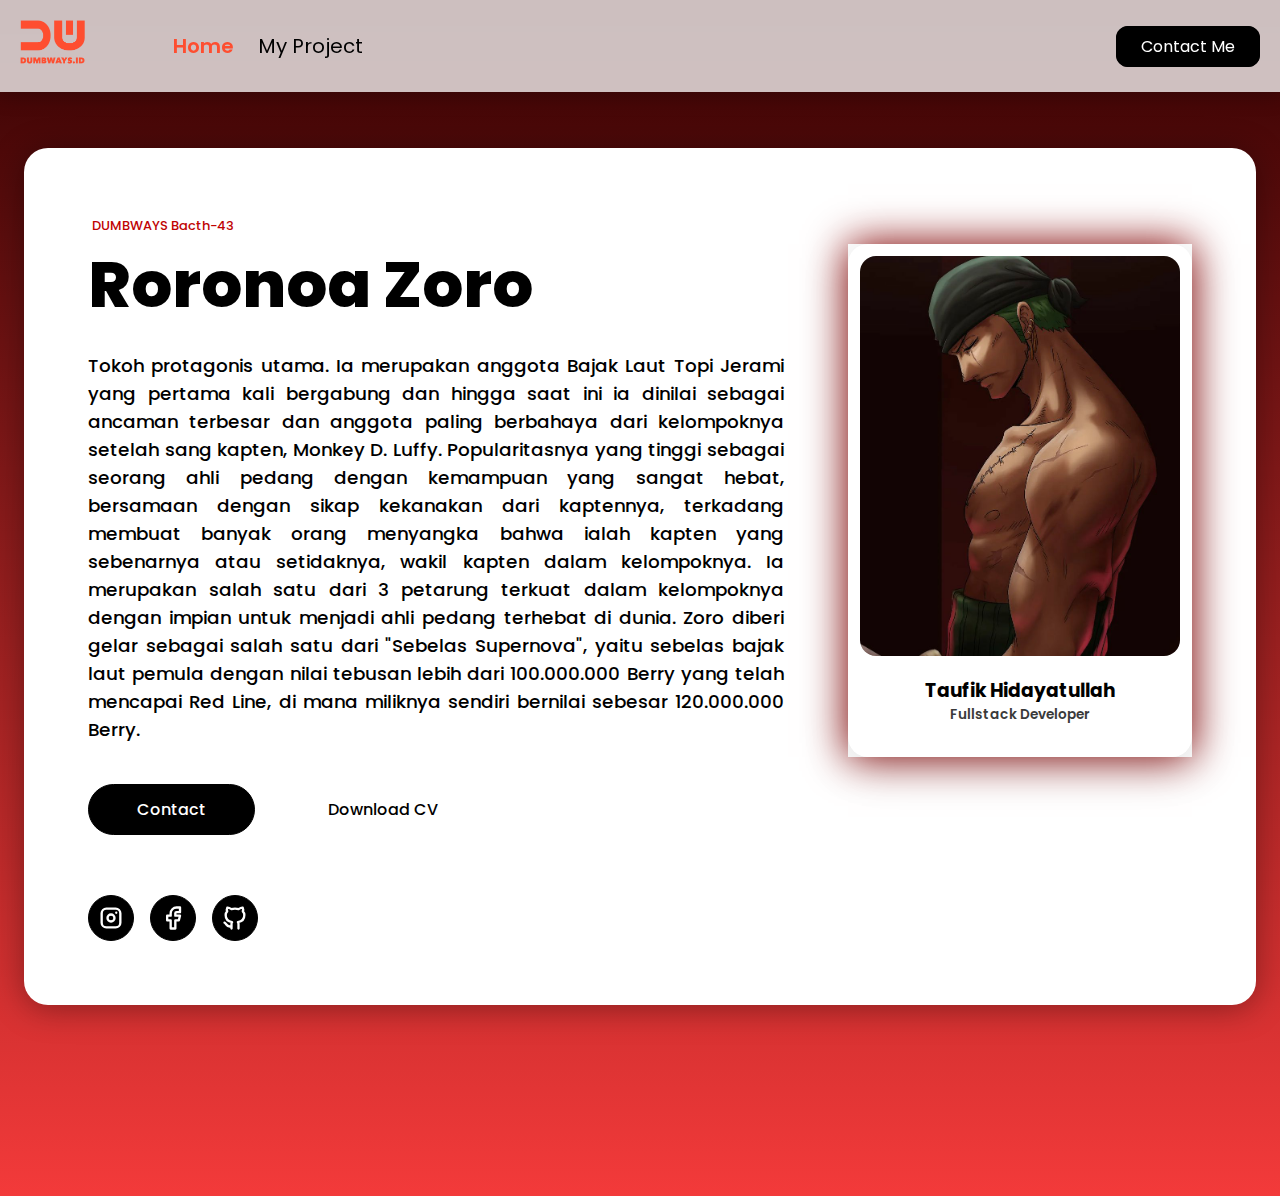
<file: index.html>
<!DOCTYPE html>
<html lang="en">

<head>
  <meta charset="UTF-8">
  <meta http-equiv="X-UA-Compatible" content="IE=edge">
  <meta name="viewport" content="width=device-width, initial-scale=1.0">
  <title>Day-2</title>
  <link rel="stylesheet" href="css/app.css">
</head>

<body>
  <header class="header">
    <div class="header-wrapper">
      <div class="header-logo"><img src="img/logo-DW.webp" alt="Dumbways Logo"></div>
      <div class="header-nav">
        <ul class="header-nav__left">
          <li>
            <a href="index.html" class="link link-active">Home</a>
          </li>
          <li>
            <a href="#" class="link">My Project</a>
          </li>
        </ul>
        <div class="header-nav__right">
          <a href="contact.html" class="btn btn-primary">Contact Me</a>
        </div>
      </div>
    </div>
  </header>
  <section class="bg-wrapper">

    <div class="card card-split">

      <div class="card-split__horizontal">
        <div class="card-split__left">
          <span style="font-size: small; color: #c00303; padding-left: 4px;">DUMBWAYS Bacth-43</span>
          <h1 class="card-title">Roronoa Zoro </h1>
          <p class="card-split__desc">
            Tokoh protagonis utama. Ia merupakan anggota Bajak Laut Topi Jerami yang pertama kali bergabung dan hingga saat ini ia dinilai sebagai ancaman terbesar dan anggota paling berbahaya dari kelompoknya setelah sang kapten, Monkey D. Luffy. Popularitasnya yang tinggi sebagai seorang ahli pedang dengan kemampuan yang sangat hebat, bersamaan dengan sikap kekanakan dari kaptennya, terkadang membuat banyak orang menyangka bahwa ialah kapten yang sebenarnya atau setidaknya, wakil kapten dalam kelompoknya. Ia merupakan salah satu dari 3 petarung terkuat dalam kelompoknya dengan impian untuk menjadi ahli pedang terhebat di dunia. Zoro diberi gelar sebagai salah satu dari "Sebelas Supernova", yaitu sebelas bajak laut pemula dengan nilai tebusan lebih dari 100.000.000 Berry yang telah mencapai Red Line, di mana miliknya sendiri bernilai sebesar 120.000.000 Berry.
          </p>
          <div class="btn-group">
            <a href="mailto:thidayatullah23@gmail.com" target="output" class="btn btn-primary btn-lg rounded-full">Contact</a>
            <a href="#"
              class="btn btn-transparent btn-icon btn-lg rounded-full">Download
              CV
            </a>
          </div>

          <div class="social-icon__wrapper">

            <!-- Instagram -->
            <a id="instagram" href="https://instagram.com/taufik_tul/" class="social-icon" target="output">
              <svg class="social-icon__svg" viewBox="0 0 24 24">
                <path stroke="none" d="M0 0h24v24H0z" fill="none"></path>
                <rect x="4" y="4" width="16" height="16" rx="4"></rect>
                <circle cx="12" cy="12" r="3"></circle>
                <line x1="16.5" y1="7.5" x2="16.5" y2="7.501"></line>
              </svg>
            </a>

            <!-- Facebook -->
            <a id="facebook" href="https://web.facebook.com/taufik.cahjepara" class="social-icon" target="output">
              <svg class="social-icon__svg" viewBox="0 0 24 24">
                <path stroke="none" d="M0 0h24v24H0z" fill="none"></path>
                <path d="M7 10v4h3v7h4v-7h3l1 -4h-4v-2a1 1 0 0 1 1 -1h3v-4h-3a5 5 0 0 0 -5 5v2h-3"></path>
              </svg>
            </a>

            <!-- Github -->
            <a id="github" href="https://github.com/taufikhidayatullah" class="social-icon" target="output">
              <svg class="social-icon__svg" viewBox="0 0 24 24">
                <path stroke="none" d="M0 0h24v24H0z" fill="none"></path>
                <path
                  d="M9 19c-4.3 1.4 -4.3 -2.5 -6 -3m12 5v-3.5c0 -1 .1 -1.4 -.5 -2c2.8 -.3 5.5 -1.4 5.5 -6a4.6 4.6 0 0 0 -1.3 -3.2a4.2 4.2 0 0 0 -.1 -3.2s-1.1 -.3 -3.5 1.3a12.3 12.3 0 0 0 -6.2 0c-2.4 -1.6 -3.5 -1.3 -3.5 -1.3a4.2 4.2 0 0 0 -.1 3.2a4.6 4.6 0 0 0 -1.3 3.2c0 4.6 2.7 5.7 5.5 6c-.6 .6 -.6 1.2 -.5 2v3.5">
                </path>
              </svg>
            </a>
          </div>
        </div>

        <div class="card-split__right">
          <div style="box-shadow:0px 0px 40px #8f0202;">
            <div class="card card-profile">
              <div class="card-profile__img">
               <img src="img/zoro.png">
              </div>

              <div class="card-profile__body">
                <h3 class="card-profile__title">Taufik Hidayatullah</h3>
                <p class="card-profile__desc">Fullstack Developer</p>
              </div>
            </div>
          </div>
        </div>
      </div>
    </div>

  </section>
</body>

</html>
</file>
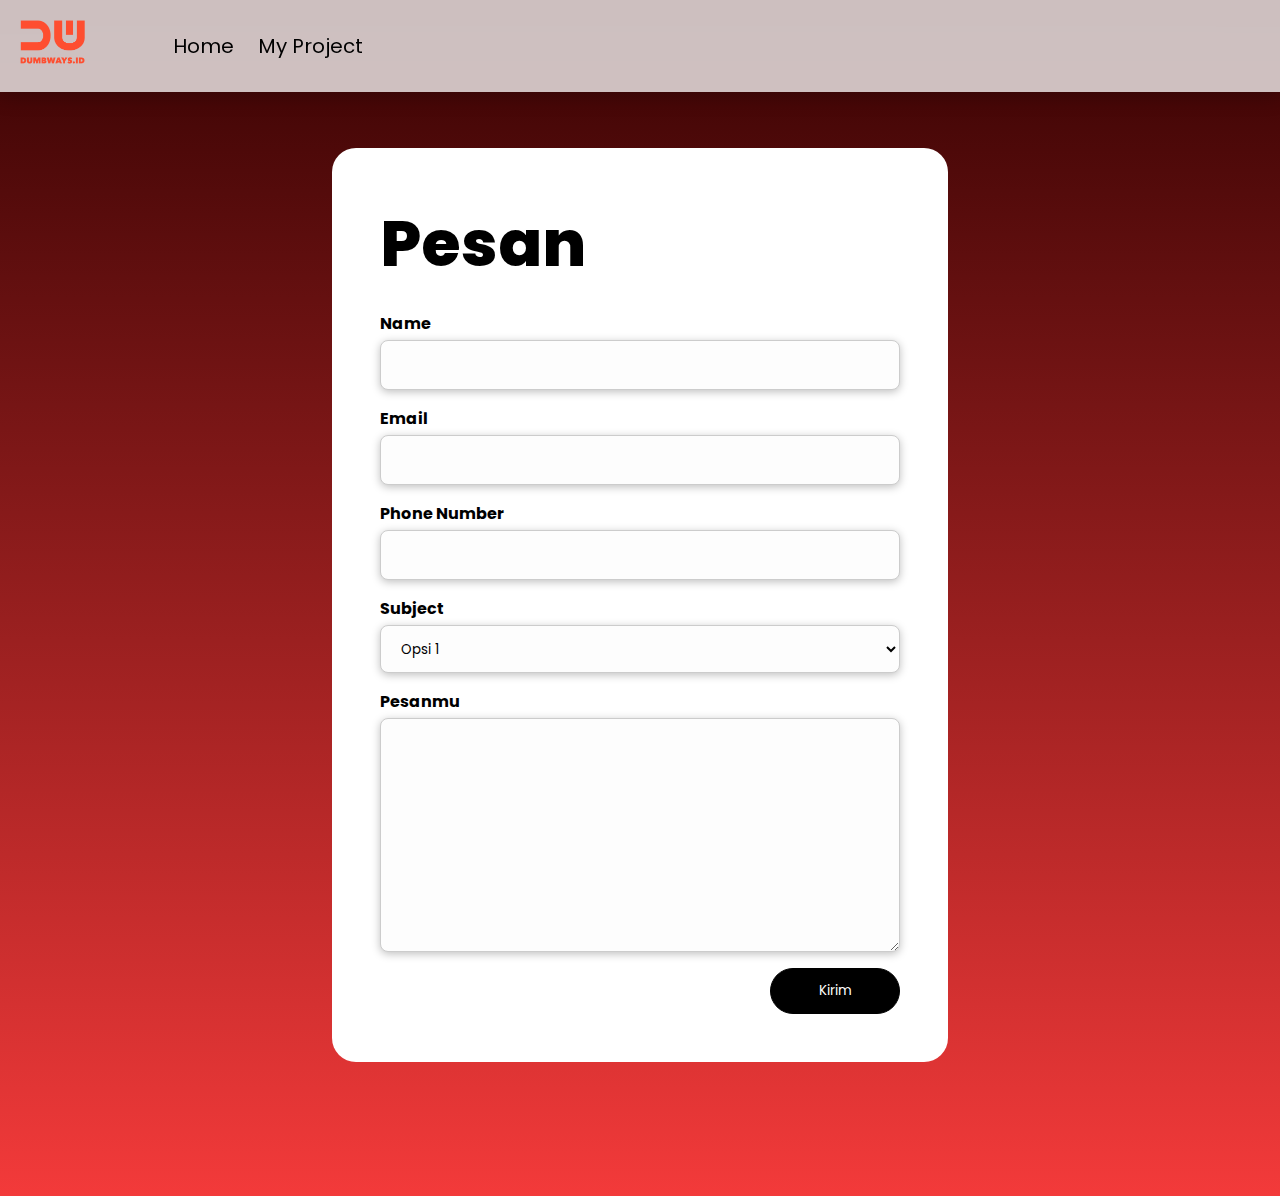
<file: contact.html>
<!DOCTYPE html>
<html lang="en">

<head>
  <meta charset="UTF-8">
  <meta http-equiv="X-UA-Compatible" content="IE=edge">
  <meta name="viewport" content="width=device-width, initial-scale=1.0">
  <title>Pesan</title>
  <link rel="stylesheet" href="css/app.css">
</head>

<body>
  <header class="header">
    <div class="header-wrapper">
      <div class="header-logo"><img src="img/logo-DW.webp" alt="Dumbways Logo"></div>
      <div class="header-nav">
        <ul class="header-nav__left">
          <li>
            <a href="index.html" class="link">Home</a>
          </li>
          <li>
            <a href="#" class="link">My Project</a>
          </li>
        </ul>
      </div>
    </div>
  </header>
  <section class="bg-wrapper">
    <div class="card card-contact">
      <div class="form-wrapper">
        <h1 class="card-title">Pesan</h1>
        <form action="" class="form-group">
          <div class="form-input">
            <label for="f-name">Name</label>
            <input name="f-name" type="text" class="input">
          </div>
          <div class="form-input">
            <label for="f-email">Email</label>
            <input name="f-email" type="text" class="input">
          </div>
          <div class="form-input">
            <label for="f-phone">Phone Number</label>
            <input name="f-phone" type="text" class="input">
          </div>
          <div class="form-input">
            <label for="f-subject">Subject</label>
            <select name="f-subject" id="" class="select">
              <option value="Opsi 1">Opsi 1</option>
              <option value="Opsi 2">Opsi 2</option>
              <option value="Opsi 3">Opsi 3</option>
            </select>
          </div>
          <div class="form-input">
            <label for="f-message">Pesanmu</label>
            <textarea name="f-message" id="" cols="30" rows="10" class="textarea"></textarea>
          </div>
          <div class="form-submit">
            <button class="btn btn-primary btn-lg rounded-full">Kirim</button>
          </div>
        </form>
      </div>
    </div>
  </section>

</body>

</html>
</file>
<file: css/app.css>
/* Import Font */
@import url('https://fonts.googleapis.com/css2?family=Poppins:wght@100;200;300;400;500;600;700;800;900&display=swap');

/* Reset CSS */

* {
  font-family: 'Poppins', sans-serif;
  margin: 0;
}

a {
  text-decoration: none;
  color: black;
}

/* Wrapper */

:root {
  /* Colors */
  --primary: #000;
  --sub-primary: #fff;
  --secondary: #080000;
  --sub-secondary: #000;
  --tertiary: #000;
  --sub-tertiary: #000;
}


.bg-wrapper {
  padding: 124px 0;
  /* height: 100%; */
}

@media (min-width: 1024px) {
  .bg-wrapper {
    padding: 148px 24px;
    height: 100vh;
    object-fit: cover;
    background-image: linear-gradient(to bottom, #360202, #f33a3a);
  }
}


/* --- Shape Start --- */

.rounded {
  border-radius: .75rem;
}

.rounded-full {
  border-radius: 99rem !important;
}

/* --- Shape Stop --- */



/* --- Header Start --- */

.header {
  width: 100%;
  padding: 20px 0;
  position: fixed;
  z-index: 2;
  background-color: rgba(255, 255, 255, 0.75);
  box-shadow: 0 2px 20px rgba(0, 0, 0, 0.25);
  backdrop-filter: blur(24px);
}

.header-wrapper {
  margin: 0 auto;
  padding: 0 1.25rem;
  max-width: 1280px;
  display: flex;
}

.header-logo {
  width: 72px;
}

.header-logo>img {
  width: 100%;
}

.header-nav {
  display: flex;
  align-items: center;
  justify-content: space-between;
  width: 100%;
}

.header-nav__left {
  gap: 24px;
  font-size: 1rem;
}

.header-nav__left>li {
  list-style: none;
}

@media (min-width: 1024px) {
  .header-logo {
    width: 72px;
    margin-right: 48px;
  }

  .header-nav__left {
    display: flex;
    gap: 24px;
    font-size: 1.25rem;
  }
}

/* --- Header Stop --- */


/* --- Link Start --- */

.link {
  transition: 100ms ease-in-out;
}

.link:hover {
  font-weight: 600;
  color: #fe4e30;
}

.link-active {
  font-weight: 600;
  color: #fe4e30;
}

/* --- Link Stop --- */


/* --- Card Start --- */

/* Card Default*/
.card {
  padding: 12px;
  border-radius: 24px;
  background-color: white;
}

.card-title {
  font-size: 2rem;
  margin-bottom: 16px;
}

/* Card - Responsive Media */
@media (min-width: 1024px) {
  .card-title {
    font-size: 4rem;
    margin-bottom: 20px;
  }
}


/* Card */
.card-split {
  border-radius: 0px;
  margin: auto;
  padding: 1.25rem;
  max-width: 1280px;
}


.card-split__desc {
  text-align: justify;
  font-size: 1rem;
  line-height: 1.75rem;
}

.card-split__horizontal {
  display: flex;
  flex-direction: column;
  gap: 4rem;
  font-weight: 500;
}

.card-split__left {
  width: 100%;
}

.card-split__right {
  width: 100%;
}

/* Card Split - Responsive Media */
@media (min-width: 1024px) {
  .card-split {
    border-radius: 24px;
    margin: 0 auto;
    padding: 4rem;
    max-width: 1280px;
    box-shadow: 0px 4px 32px rgba(0, 0, 0, 0.35);
  }

  .card-split__horizontal {
    flex-direction: row;
  }

  .card-split__left {
    width: 100%;
  }

  .card-split__right {
    width: 360px;
  }

  .card-split__desc {
    font-size: 1.15rem;
    line-height: 1.75rem;
  }
}

/* Card Profile */
.card-profile {
  border-radius: 20px;
  width: 320px;
  margin: 32px auto 0 auto;
  box-shadow: 0 8px 48px rgba(0, 0, 0, 0.15);
  overflow: hidden;
}

.card-profile__img {
  width: 100%;
  height: 400px;
  border-radius: 16px;
  overflow: hidden;
}

.card-profile__img>img {
  object-fit: cover;
  width: 100%;
  height: 100%;
  filter: saturate(1.20) grayscale(20%);
}

.card-profile__body {
  text-align: center;
  margin: 20px 0;
}

.card-title {
  font-weight: 800;
}

.card-profile__desc {
  font-weight: 600;
  font-size: .85rem;
  color: #3a3a3a;
}

/* --- Button Start --- */
.btn-group {
  display: flex;
  gap: 24px;
  margin: 40px auto 0 auto;
  flex-direction: column;
}

.btn {
  text-align: center;
  border-radius: 12px;
  padding: .5rem 1.5rem;
  transition: 200ms ease-in-out;
  cursor: pointer;
}

.btn-lg {
  padding: .75rem 3rem;
}

.btn-icon {
  display: flex;
  justify-content: center;
  align-items: center;
}

.btn-primary {
  background-color: var(--primary);
  color: var(--sub-primary);
  border: .5px solid #000;
}

.btn-primary:hover {
  background-color: transparent;
  color: var(--primary);
  border: .5px solid #000;
  font-weight: 600;
}

.btn-active {
  background-color: var(--secondary);
  color: var(--sub-secondary);
  font-weight: 600;
  border: .5px solid var(--secondary);
}

.btn-transparent {
  gap: 12px;
  color: var(--primary);
  background-color: transparent;
  border: .5px solid rgba(0, 0, 0, 0);
}

.btn-transparent:hover {
  background-color: var(--primary);
  color: var(--sub-primary);
  border-radius: 99rem;
  border: .5px solid #000;
}

.btn-transparent__svg {
  height: 28px;
  width: 28px;
  fill: none;
  stroke-linecap: round;
  stroke-linejoin: round;
  stroke-width: 2;
  stroke: currentColor;
}

/* Social Icon - Responsive Media */
@media (min-width: 1024px) {
  .btn-group {
    margin: 40px 0 0 0;
    flex-direction: unset;
  }
}

/* --- Social Icon Start --- */
.social-icon__wrapper {
  display: flex;
  justify-content: center;
  width: 100%;
  gap: 16px;
  width: 100%;
  margin-top: 60px;
}

.social-icon {
  padding: 8px;
  border-radius: 99rem;
  background-color: var(--primary);
  color: var(--sub-primary);
  text-decoration: none;
  display: inline-flex;
  border: .5px solid #000;
}

.social-icon:hover {
  transition: 200ms ease-in-out;
}

.social-icon__svg {
  height: 28px;
  width: 28px;
  fill: none;
  stroke-linecap: round;
  stroke-linejoin: round;
  stroke-width: 2;
  stroke: currentColor;
}

#instagram:hover {
  background-color: #e0122e;
  border: .5px solid #d41fad;
  box-shadow: 0px 0px 40px #fc042d;
}

#facebook:hover {
  background-color: #0948be;
  border: .5px solid #b6c5e0;
  box-shadow: 0px 0px 40px #155ee6;
}

#github:hover {
  background-color: #b125a5;
  color: #000;
  border: .5px solid #000;
  box-shadow: 0px 0px 40px #000;
}

/* Social Icon - Responsive Media */
@media (min-width: 1024px) {
  .social-icon__wrapper {
    justify-content: start;
  }
}

/* Form Input */
.card-contact {
  padding: 3rem;
  width: 100%;
  margin: 0 auto;

}

@media (min-width: 1024px) {
  .card-contact {
    padding: 3rem;
    max-width: 520px;
    margin: 0 auto;

  }
}

.form-wrapper {
  margin: 0 auto;
}

.form-group {
  display: flex;
  gap: 16px;
  flex-direction: column;
}

.form-input {
  display: flex;
  gap: 4px;
  flex-direction: column;
}

.form-submit {
  width: 100%;
  text-align: right;
}

.form-input>label {
  font-weight: 700;
}

.form-input>input,
select,
textarea {
  padding: .5rem 1rem;
  border-radius: 8px;
  border: .25px solid #ccc;
  /* border: none; */
  background-color: #fdfdfd;
  box-shadow: 0 2px 8px rgba(0, 0, 0, 0.25);
}

.form-input>input:hover,
select:hover,
textarea:hover {
  border: 2px solid #000;
}

.form-input>input:focus,
select:focus,
textarea:focus {
  background-color: #ffd8d1;
}

.form-input>input {
  height: 32px;
}

.form-input>select {
  height: 48px;
}

.form-input>textarea {
  padding: 1rem;
}

.form-input>button {
  flex-grow: unset;
}
</file>
